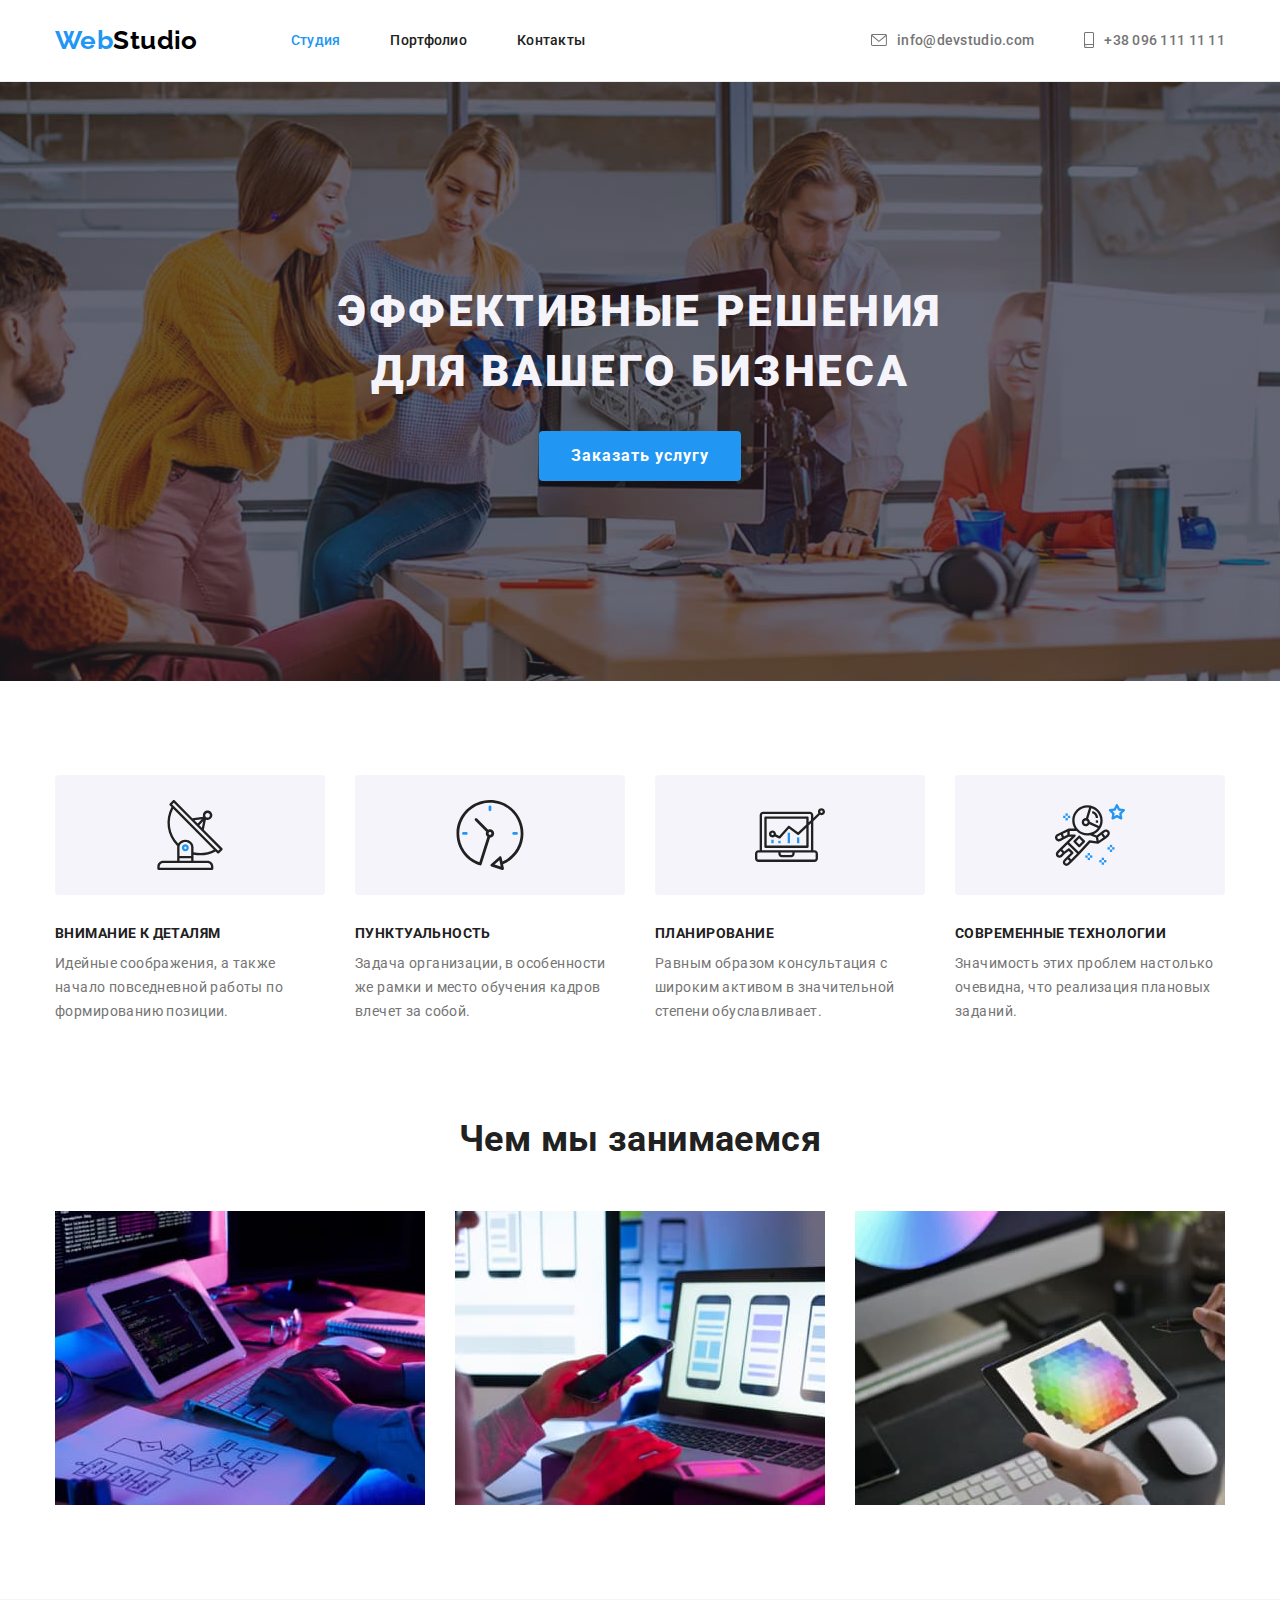
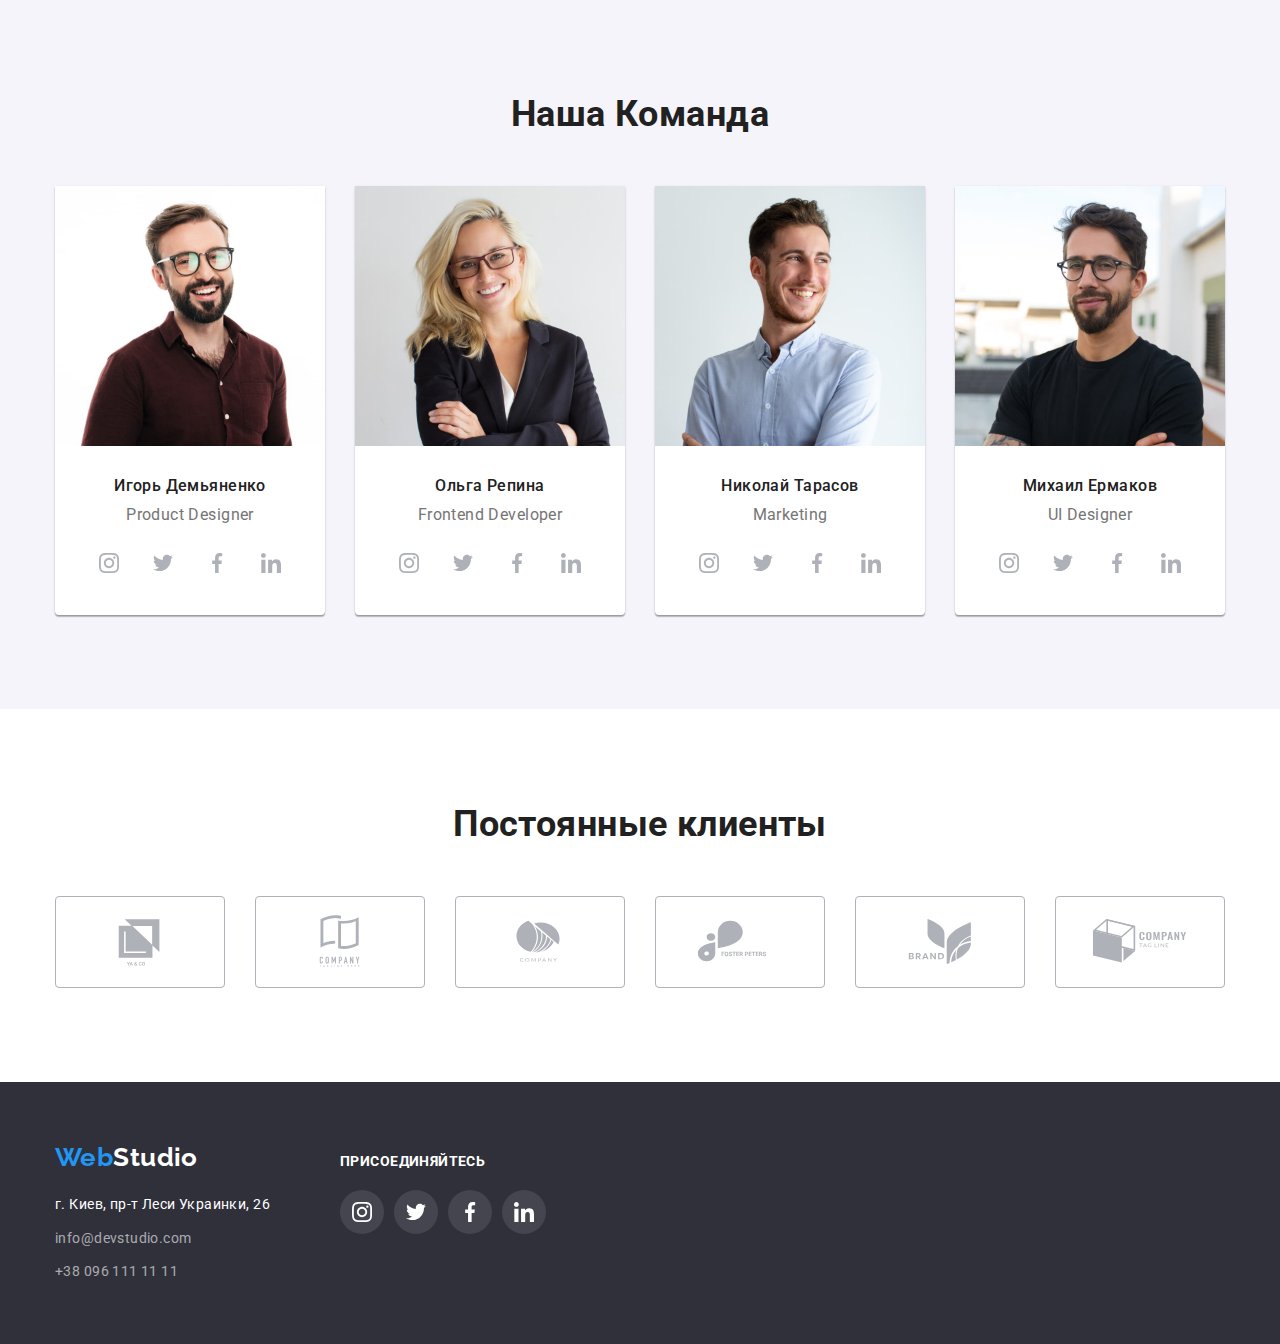
<file: index.html>
<!DOCTYPE html>
<html lang="ru">

<head>
    <meta charset="UTF-8">
    <meta http-equiv="X-UA-Compatible" content="IE=edge">
    <meta name="viewport" content="width=device-width, initial-scale=1.0">
    <title>Document</title>
    <link rel="stylesheet"
        href="https://cdnjs.cloudflare.com/ajax/libs/modern-normalize/1.1.0/modern-normalize.min.css">
    <link rel="stylesheet" href="./css/root.css">
    <link rel="stylesheet" href="./css/main.css">

    <link rel="preconnect" href="https://fonts.googleapis.com">
    <link rel="preconnect" href="https://fonts.gstatic.com" crossorigin>
    <link
        href="https://fonts.googleapis.com/css2?family=Raleway:wght@700&family=Roboto:wght@400;500;700;900&display=swap"
        rel="stylesheet">
</head>

<body>
    <!-- Шапка сайта -->
    <header>
        <div class="container main-nav">
            <nav class="main-nav">
                <a href="./index.html" class="logo link"><span>Web</span>Studio</a>
                <ul class="list site-nav">
                    <li class="item"><a href="index.html" class="link active">Студия</a></li>
                    <li class="item"><a href="portfolio.html" class="link">Портфолио</a></li>
                    <li class="item"><a href="" class="link">Контакты</a></li>
                </ul>
            </nav>

            <ul class="list contacts">
                <li class="item"><a href="mailto:info@devstudio.com" class="link">
                        <svg class="icon" width="16px" height="12px" aria-hidden="true">
                            <use href="images/symbol-defs.svg#envelope-hover"></use>
                        </svg>
                        info@devstudio.com</a></li>
                <li class="item"><a href="tel:+380961111111" class="link"><svg class="icon" width="10px" height="16px"
                            aria-hidden="true">
                            <use href="images/symbol-defs.svg#smartphone"></use>
                        </svg>+38 096 111 11 11</a></li>
            </ul>
        </div>
    </header>
    <main>
        <!-- Герой -->
        <section class="hero">
            <div class="container">
                <h1>Эффективные решения<br>для вашего бизнеса</h1>
                <button type="button" class="button primary button-hero">Заказать услугу</button>
            </div>
        </section>

        <!-- Особенности -->

        <section class="section features combi-top">
            <div class="container">
                <h2 class="section-title visually-hidden">Особенности</h2>
                <ul class="list gallery-flex-big">
                    <li class="item">
                        <div class="item-background">
                            <svg class="icon" aria-hidden="true">
                                <use href="images/symbol-defs.svg#features-antenna"></use>
                            </svg>
                        </div>
                        <h3 class="title">Внимание к деталям</h3>
                        <p>Идейные соображения, а также начало повседневной работы по формированию позиции.</p>
                    </li>
                    <li class="item">
                        <div class="item-background">
                            <svg class="icon" aria-hidden="true">
                                <use href="images/symbol-defs.svg#features-clock"></use>
                            </svg>
                        </div>
                        <h3 class="title">Пунктуальность</h3>
                        <p>Задача организации, в особенности же рамки и место обучения кадров влечет за собой.</p>
                    </li>
                    <li class="item">
                        <div class="item-background">
                            <svg class="icon" aria-hidden="true">
                                <use href="images/symbol-defs.svg#features-computer"></use>
                            </svg>
                        </div>
                        <h3 class="title">Планирование</h3>
                        <p>Равным образом консультация с широким активом в значительной степени обуславливает.</p>
                    </li>
                    <li class="item">
                        <div class="item-background">
                            <svg class="icon" aria-hidden="true">
                                <use href="images/symbol-defs.svg#features-cosmonaut"></use>
                            </svg>
                        </div>
                        <h3 class="title">Современные технологии</h3>
                        <p>Значимость этих проблем настолько очевидна, что реализация плановых заданий.</p>
                    </li>
                </ul>
            </div>
        </section>

        <div>
            <!-- Чем мы занимаемся -->
            <section class="section alternate combi-bottom">
                <div class="container">
                    <h2 class="section-title">Чем мы занимаемся</h2>
                    <ul class="list gallery-flex">
                        <li class="item"><img src="images/developing.jpg" alt="Проектирование ПО" width="370"></li>
                        <li class="item"><img src="images/multiplatform.jpg" alt="Мультиплатформенная адаптация ПО"
                                width="370">
                        </li>
                        <li class="item"><img src="images/design.jpg" alt="дизайн" width="370"></li>
                    </ul>
                </div>
            </section>




            <section class="section alternate staff">
                <div class="container">
                    <h2 class="section-title">Наша Команда</h2>
                    <ul class="list gallery-flex-big">
                        <li class="item">
                            <div class="card-thumb">
                                <img src="images/product-designer.jpg" alt="Product Designer" width="270">
                            </div>
                            <div class="wrapper">
                                <h3 class="title">Игорь Демьяненко</h3>
                                <p class="ocupation" lang="en">Product Designer</p>
                                <ul class="list socials team">
                                    <li class="socials-item">
                                        <a href="" class="instagramm">
                                            <svg class="icon" aria-hidden="true" width="20px" height="20px">
                                                <use href="images/symbol-defs.svg#instagram"></use>
                                            </svg>
                                        </a>
                                    </li>
                                    <li class="socials-item"><a href="" class="twitter">
                                            <svg class="icon" aria-hidden="true" width="20px" height="20px">
                                                <use href="images/symbol-defs.svg#twitter"></use>
                                            </svg>
                                        </a>
                                    </li>
                                    <li class="socials-item"><a href="" class="facebook">
                                            <svg class="icon" aria-hidden="true" width="20px" height="20px">
                                                <use href="images/symbol-defs.svg#facebook"></use>
                                            </svg>
                                        </a>
                                    </li>
                                    <li class="socials-item"><a href="" class="linkedin">
                                            <svg class="icon" aria-hidden="true" width="20px" height="20px">
                                                <use href="images/symbol-defs.svg#linkedin"></use>
                                            </svg>
                                        </a>
                                    </li>

                                </ul>
                            </div>

                        </li>
                        <li class="item">
                            <div class="card-thumb">
                                <img src="images/frontend-developer.jpg" alt="Frontend Developer" width="270">
                            </div>
                            <div class="wrapper">
                                <h3 class="title">Ольга Репина</h3>
                                <p class="ocupation" lang="en">Frontend Developer</p>
                                <ul class="list socials team">
                                    <li class="socials-item">
                                        <a href="" class="instagramm">
                                            <svg class="icon" aria-hidden="true" width="20px" height="20px">
                                                <use href="images/symbol-defs.svg#instagram"></use>
                                            </svg>
                                        </a>
                                    </li>
                                    <li class="socials-item"><a href="" class="twitter">
                                            <svg class="icon" aria-hidden="true" width="20px" height="20px">
                                                <use href="images/symbol-defs.svg#twitter"></use>
                                            </svg>
                                        </a>
                                    </li>
                                    <li class="socials-item"><a href="" class="facebook">
                                            <svg class="icon" aria-hidden="true" width="20px" height="20px">
                                                <use href="images/symbol-defs.svg#facebook"></use>
                                            </svg>
                                        </a>
                                    </li>
                                    <li class="socials-item"><a href="" class="linkedin">
                                            <svg class="icon" aria-hidden="true" width="20px" height="20px">
                                                <use href="images/symbol-defs.svg#linkedin"></use>
                                            </svg>
                                        </a>
                                    </li>

                                </ul>
                            </div>

                        </li>
                        <li class="item">
                            <div class="card-thumb">
                                <img src="images/marketing.jpg" alt="Marketing" width="270">
                            </div>
                            <div class="wrapper">
                                <h3 class="title">Николай Тарасов</h3>
                                <p class="ocupation" lang="en">Marketing</p>
                                <ul class="list socials team">
                                    <li class="socials-item">
                                        <a href="" class="instagramm">
                                            <svg class="icon" aria-hidden="true" width="20px" height="20px">
                                                <use href="images/symbol-defs.svg#instagram"></use>
                                            </svg>
                                        </a>
                                    </li>
                                    <li class="socials-item"><a href="" class="twitter">
                                            <svg class="icon" aria-hidden="true" width="20px" height="20px">
                                                <use href="images/symbol-defs.svg#twitter"></use>
                                            </svg>
                                        </a>
                                    </li>
                                    <li class="socials-item"><a href="" class="facebook">
                                            <svg class="icon" aria-hidden="true" width="20px" height="20px">
                                                <use href="images/symbol-defs.svg#facebook"></use>
                                            </svg>
                                        </a>
                                    </li>
                                    <li class="socials-item"><a href="" class="linkedin">
                                            <svg class="icon" aria-hidden="true" width="20px" height="20px">
                                                <use href="images/symbol-defs.svg#linkedin"></use>
                                            </svg>
                                        </a>
                                    </li>

                                </ul>
                            </div>

                        </li>
                        <li class="item">
                            <div class="card-thumb">
                                <img src="images/ui-designer.jpg" alt="UI Designer" width="270">
                            </div>
                            <div class="wrapper">
                                <h3 class="title">Михаил Ермаков</h3>
                                <p class="ocupation" lang="en">UI Designer</p>
                                <ul class="list socials team">
                                    <li class="socials-item">
                                        <a href="" class="instagramm">
                                            <svg class="icon" aria-hidden="true" width="20px" height="20px">
                                                <use href="images/symbol-defs.svg#instagram"></use>
                                            </svg>
                                        </a>
                                    </li>
                                    <li class="socials-item"><a href="" class="twitter">
                                            <svg class="icon" aria-hidden="true" width="20px" height="20px">
                                                <use href="images/symbol-defs.svg#twitter"></use>
                                            </svg>
                                        </a>
                                    </li>
                                    <li class="socials-item"><a href="" class="facebook">
                                            <svg class="icon" aria-hidden="true" width="20px" height="20px">
                                                <use href="images/symbol-defs.svg#facebook"></use>
                                            </svg>
                                        </a>
                                    </li>
                                    <li class="socials-item"><a href="" class="linkedin">
                                            <svg class="icon" aria-hidden="true" width="20px" height="20px">
                                                <use href="images/symbol-defs.svg#linkedin"></use>
                                            </svg>
                                        </a>
                                    </li>

                                </ul>
                            </div>

                        </li>
                    </ul>
                </div>
            </section>
            <section class="section alternate">
                <div class="container">
                    <h2 class="section-title">Постоянные клиенты</h2>
                    <ul class="list partners">
                        <li>
                            <a href="" class="partner">
                                <svg class="icon" aria-hidden="true">
                                    <use href="images/symbol-defs.svg#Partner-Logo1"></use>
                                </svg>
                            </a>
                        </li>
                        <li>
                            <a href="" class="partner">
                                <svg class="icon" aria-hidden="true">
                                    <use href="images/symbol-defs.svg#Partner-Logo2"></use>
                                </svg>
                            </a>
                        </li>
                        <li>
                            <a href="" class="partner">
                                <svg class="icon" aria-hidden="true">
                                    <use href="images/symbol-defs.svg#Partner-Logo3"></use>
                                </svg>
                            </a>
                        </li>
                        <li>
                            <a href="" class="partner">
                                <svg class="icon" aria-hidden="true">
                                    <use href="images/symbol-defs.svg#Partner-Logo4"></use>
                                </svg>
                            </a>
                        </li>
                        <li>
                            <a href="" class="partner">
                                <svg class="icon" aria-hidden="true">
                                    <use href="images/symbol-defs.svg#Partner-Logo5"></use>
                                </svg>
                            </a>
                        </li>
                        <li>
                            <a href="" class="partner">
                                <svg class="icon" aria-hidden="true">
                                    <use href="images/symbol-defs.svg#Partner-Logo6"></use>
                                </svg>
                            </a>
                        </li>
                    </ul>
                </div>
            </section>

        </div>
    </main>
    <footer>
        <div class="container">
            <div class="wrapper">
                <a href="./index.html" class="logo link"><span>Web</span>Studio</a>
                <address class="adress">
                    <p class="contacts-footer">
                        г. Киев, пр-т Леси Украинки, 26
                    </p>
                    <ul class="list contacts-footer">
                        <li class="item"><a href="mailto:info@devstudio.com" class="link">info@devstudio.com</a></li>
                        <li class="item"><a href="tel:+380961111111" class="link">+38 096 111 11 11</a></li>
                    </ul>
                </address>
            </div>
            <div class="wrapper connect">
                <h2>Присоединяйтесь</h2>
                <ul class="list socials">
                    <li class="socials-item">
                        <a href="" class="instagramm">
                            <svg class="icon" aria-hidden="true" width="20px" height="20px">
                                <use href="images/symbol-defs.svg#instagram"></use>
                            </svg>
                        </a>
                    </li>
                    <li class="socials-item"><a href="" class="twitter">
                            <svg class="icon" aria-hidden="true" width="20px" height="20px">
                                <use href="images/symbol-defs.svg#twitter"></use>
                            </svg>
                        </a>
                    </li>
                    <li class="socials-item"><a href="" class="facebook">
                            <svg class="icon" aria-hidden="true" width="20px" height="20px">
                                <use href="images/symbol-defs.svg#facebook"></use>
                            </svg>
                        </a>
                    </li>
                    <li class="socials-item"><a href="" class="linkedin">
                            <svg class="icon" aria-hidden="true" width="20px" height="20px">
                                <use href="images/symbol-defs.svg#linkedin"></use>
                            </svg>
                        </a>
                    </li>

                </ul>
            </div>
        </div>
    </footer>
</body>

</html>
</file>
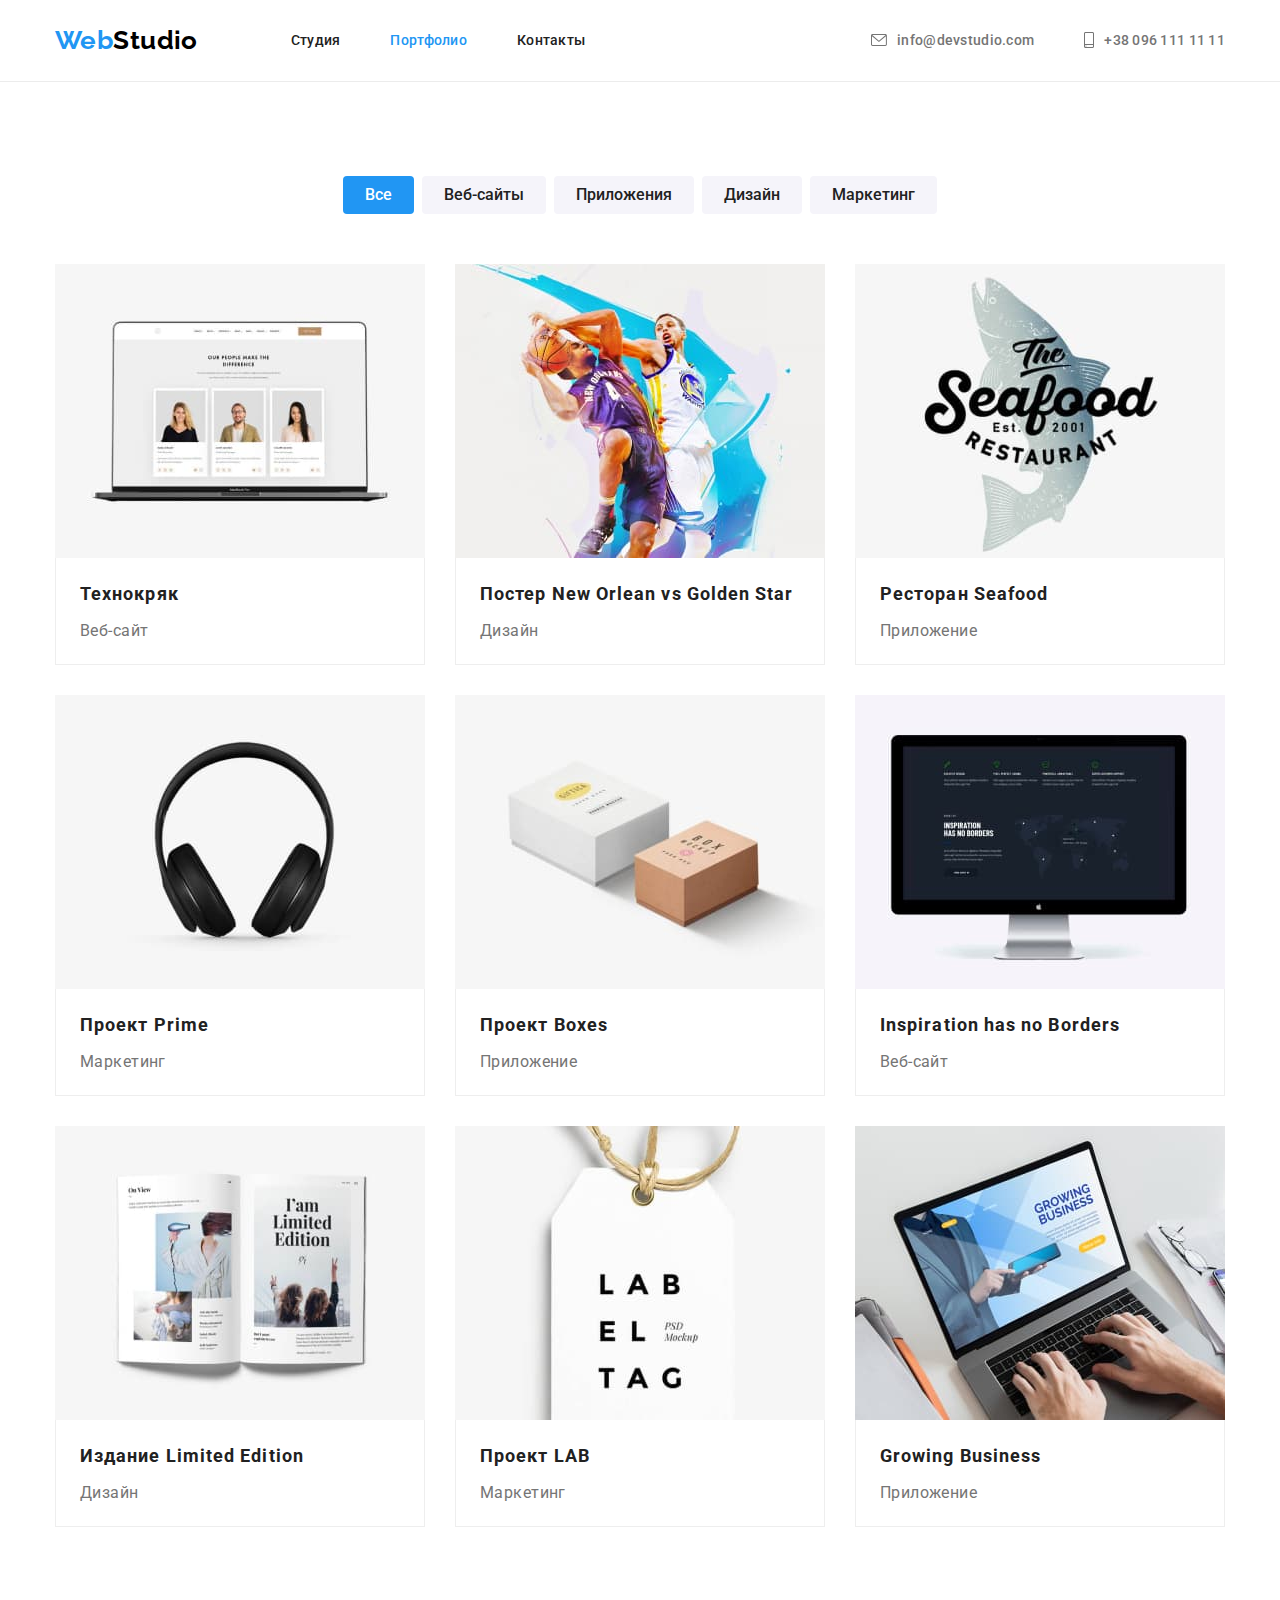
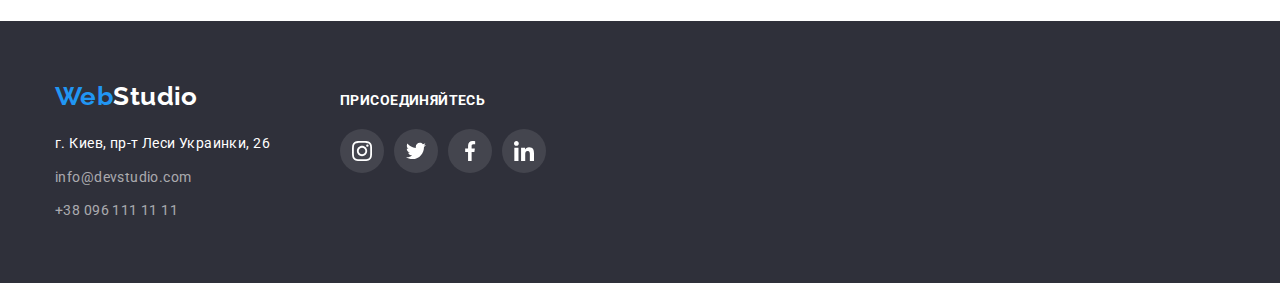
<file: portfolio.html>
<!DOCTYPE html>
<html lang="ru">

<head>
    <meta charset="UTF-8">
    <meta http-equiv="X-UA-Compatible" content="IE=edge">
    <meta name="viewport" content="width=device-width, initial-scale=1.0">
    <title>Document</title>
    <link rel="stylesheet"
        href="https://cdnjs.cloudflare.com/ajax/libs/modern-normalize/1.1.0/modern-normalize.min.css">
    <link rel="stylesheet" href="./css/root.css">
    <link rel="stylesheet" href="./css/main.css">

    <link rel="preconnect" href="https://fonts.googleapis.com">
    <link rel="preconnect" href="https://fonts.gstatic.com" crossorigin>
    <link
        href="https://fonts.googleapis.com/css2?family=Raleway:wght@700&family=Roboto:wght@400;500;700;900&display=swap"
        rel="stylesheet">
</head>

<body>
    <!-- Шапка сайта -->
    <header>
        <div class="container main-nav">
            <nav class="main-nav">
                <a href="./index.html" class="logo link"><span>Web</span>Studio</a>
                <ul class="list site-nav">
                    <li class="item"><a href="index.html" class="link">Студия</a></li>
                    <li class="item"><a href="portfolio.html" class="link active">Портфолио</a></li>
                    <li class="item"><a href="" class="link">Контакты</a></li>
                </ul>
            </nav>

            <ul class="list contacts">
                <li class="item"><a href="mailto:info@devstudio.com" class="link">
                        <svg class="icon" width="16px" height="12px" aria-hidden="true">
                            <use href="images/symbol-defs.svg#envelope-hover"></use>
                        </svg>
                        info@devstudio.com</a></li>
                <li class="item"><a href="tel:+380961111111" class="link"><svg class="icon" width="10px" height="16px"
                            aria-hidden="true">
                            <use href="images/symbol-defs.svg#smartphone"></use>
                        </svg>+38 096 111 11 11</a></li>
            </ul>
        </div>
    </header>
    <main>
        <!-- Портфолио -->
        <section class="section portfolio">
            <div class="container">
                <ul class="list gallery-nav">
                    <li class="item"><button type="button" class="button primary button-gallery">Все</button></li>
                    <li class="item"><button type="button" class="button secondary button-gallery">Веб-сайты</button>
                    </li>
                    <li class="item"><button type="button" class="button secondary button-gallery">Приложения</button>
                    </li>
                    <li class="item"><button type="button" class="button secondary button-gallery">Дизайн</button></li>
                    <li class="item"><button type="button" class="button secondary button-gallery">Маркетинг</button>
                    </li>

                </ul>
                <ul class="list gallery gallery-flex">
                    <li class="item">
                        <a href="" class="link">
                            <div class="card-thumb">
                                <img src="./images/technoduck.jpg" alt="Технокряк" width="370">
                            </div>
                            <div class="wrapper bottom-border">
                                <h2 class="title">Технокряк</h2>
                                <p>Веб-сайт</p>
                            </div>

                        </a>
                    </li>
                    <li class="item">
                        <a href="" class="link">
                            <div class="card-thumb">
                                <img src="./images/poster-new-orlean-vs-golden-star.jpg"
                                    alt="Постер New Orlean vs Golden Star" width="370">
                            </div>
                            <div class="wrapper bottom-border">
                                <h2 class="title">Постер New Orlean vs Golden Star</h2>
                                <p>Дизайн</p>
                            </div>

                        </a>
                    </li>
                    <li class="item">
                        <a href="" class="link">
                            <div class="card-thumb">
                                <img src="./images/seafood-restaurant.jpg" alt="Ресторан Seafood" width="370">
                            </div>
                            <div class="wrapper bottom-border">
                                <h2 class="title">Ресторан Seafood</h2>
                                <p>Приложение</p>
                            </div>

                        </a>
                    </li>
                    <li class="item">
                        <a href="" class="link">
                            <div class="card-thumb">
                                <img src="./images/project-prime.jpg" alt="Проект Prime" width="370">
                            </div>
                            <div class="wrapper bottom-border">
                                <h2 class="title">Проект Prime</h2>
                                <p>Маркетинг</p>
                            </div>

                        </a>
                    </li>
                    <li class="item">
                        <a href="" class="link">
                            <div class="card-thumb">
                                <img src="./images/project-boxes.jpg" alt="Проект Boxes" width="370">
                            </div>
                            <div class="wrapper bottom-border">
                                <h2 class="title">Проект Boxes</h2>
                                <p>Приложение</p>
                            </div>

                        </a>
                    </li>
                    <li class="item">
                        <a href="" class="link">
                            <div class="card-thumb">
                                <img src="./images/inspiration-has-no-borders.jpg" alt="Inspiration has no Borders"
                                    width="370">
                            </div>
                            <div class="wrapper bottom-border">
                                <h2 class="title">Inspiration has no Borders</h2>
                                <p>Веб-сайт</p>
                            </div>

                        </a>
                    </li>
                    <li class="item">
                        <a href="" class="link">
                            <div class="card-thumb">
                                <img src="./images/limited-edition.jpg" alt="Издание Limited Edition" width="370">
                            </div>
                            <div class="wrapper bottom-border">
                                <h2 class="title">Издание Limited Edition</h2>
                                <p>Дизайн</p>
                            </div>

                        </a>
                    </li>
                    <li class="item">
                        <a href="" class="link">
                            <div class="card-thumb">
                                <img src="./images/project-lab.jpg" alt="Проект LAB" width="370">
                            </div>
                            <div class="wrapper bottom-border">
                                <h2 class="title">Проект LAB</h2>
                                <p>Маркетинг</p>
                            </div>

                        </a>
                    </li>
                    <li class="item">
                        <a href="" class="link">
                            <div class="card-thumb">
                                <img src="./images/growing-business.jpg" alt="Growing Business" width="370">
                            </div>
                            <div class="wrapper bottom-border">
                                <h2 class="title">Growing Business</h2>
                                <p>Приложение</p>
                            </div>

                        </a>
                    </li>
                </ul>
            </div>
        </section>
    </main>
    <footer>
        <div class="container">
            <div class="wrapper">
                <a href="./index.html" class="logo link"><span>Web</span>Studio</a>
                <address class="adress">
                    <p class="contacts-footer">
                        г. Киев, пр-т Леси Украинки, 26
                    </p>
                    <ul class="list contacts-footer">
                        <li class="item"><a href="mailto:info@devstudio.com" class="link">info@devstudio.com</a></li>
                        <li class="item"><a href="tel:+380961111111" class="link">+38 096 111 11 11</a></li>
                    </ul>
                </address>
            </div>
            <div class="wrapper connect">
                <h2>Присоединяйтесь</h2>
                <ul class="list socials">
                    <li class="socials-item">
                        <a href="" class="instagramm">
                            <svg class="icon" aria-hidden="true" width="20px" height="20px">
                                <use href="images/symbol-defs.svg#instagram"></use>
                            </svg>
                        </a>
                    </li>
                    <li class="socials-item"><a href="" class="twitter">
                            <svg class="icon" aria-hidden="true" width="20px" height="20px">
                                <use href="images/symbol-defs.svg#twitter"></use>
                            </svg>
                        </a>
                    </li>
                    <li class="socials-item"><a href="" class="facebook">
                            <svg class="icon" aria-hidden="true" width="20px" height="20px">
                                <use href="images/symbol-defs.svg#facebook"></use>
                            </svg>
                        </a>
                    </li>
                    <li class="socials-item"><a href="" class="linkedin">
                            <svg class="icon" aria-hidden="true" width="20px" height="20px">
                                <use href="images/symbol-defs.svg#linkedin"></use>
                            </svg>
                        </a>
                    </li>

                </ul>
            </div>
        </div>
    </footer>
</body>

</html>
</file>
<file: css/root.css>
:root {
    --primary-content-color: #757575;
    --secondary-content-color: #212121;
    --accent-color: #2196f3;
    --primary-bg-color: #ffffff;
    --secondary-bg-color: #F5F4FA;
    --icons-bg-color: #AFB1B8;
    --hero-button-color: #2196f3;
    --hero-button-color-accent: #188CE8;
    --hero-background-color: #C4C4C4;

    /* gallery */
    --gallery-cards-gap: 30px;
    --gallery-text-wrapper-padding-top-bottom: 18px;
    --gallery-text-wrapper-padding-left-right: 24px;
    /* gallery big */
    --gallery-big-text-wrapper-padding-top-bottom: 30px;
    --gallery-big-text-wrapper-padding-left-right: 30px;
}
</file>
<file: css/main.css>
﻿/*     font-family: 'Raleway', sans-serif;

    font-family: 'Roboto', sans-serif; 
 font colors
    logo color 2196F3 000000
    +accent color 2196F3
    menu color 212121

email and phone hover 2196F3
email and phone 757575

+white FFFFFF

+featuretitle 212121
+featuretitle paragraph 757575
 
   + Основной цвет текста --primary-content-color
    вторичный цвет текста --secondary-content-color
    
    цвет акцента -accent-color

    +основной цвет фона белый --primary-bg-color
    вторичный цвет фона --secondary-bg-color
*/

body {
    color: var(--primary-content-color);
    background-color: var(--primary-bg-color);
    font-family: roboto, sans-serif;
    font-weight: 400;
    font-size: 14px;
    letter-spacing: 0.03em;
    line-height: 1.2;
}

/* Utilities */

.visually-hidden {
    position: absolute;
    width: 1px;
    height: 1px;
    margin: -1px;
    border: 0;
    padding: 0;

    white-space: nowrap;
    clip-path: inset(100%);
    clip: rect(0 0 0 0);
    overflow: hidden;
    outline: 0;
    outline-offset: 0;
}

img {
    display: block;
    max-width: 100%;
    height: auto;
}

/* .visualiser {
    outline: 2px dashed blueviolet;
} */

.container {
    width: 1200px;
    margin-left: auto;
    margin-right: auto;
    /* outline: 2px dashed greenyellow; */
    padding-right: 15px;
    padding-left: 15px;
}

.list {
    list-style: none;
    margin: 0;
    padding-left: 0;
}

.link {
    text-decoration: none;
}

.adress {
    font-style: normal;
}

.icon {
    fill: var(--icons-bg-color);
}



/* site nav */
header {
    border-bottom: 1px solid #ECECEC;

}

.logo {
    margin-right: 93px;
    display: block;

    color: #000000;
    font-family: Raleway, sans-serif;
    font-weight: 700;
    font-size: 26px;
}



.logo span {
    color: var(--accent-color);
}

.main-nav {
    display: flex;
    align-items: center;
}

.site-nav,
.contacts {
    display: flex;

    letter-spacing: 0.02em;
    font-weight: 500;
}

.contacts {
    margin-left: auto;
}

.contacts-footer {

    line-height: 1.71;
}

.adress p {
    color: var(--primary-bg-color);
}


.site-nav .item:not(:last-child) {
    margin-right: 50px;
}

.contacts .item:not(:last-child) {
    margin-right: 50px;
}

.site-nav .link {
    color: var(--secondary-content-color);
    display: block;
    padding-top: 32px;
    padding-bottom: 32px;
}

.contacts .link {
    display: inline-flex;
    align-items: center;
    justify-content: center;
    color: var(--primary-content-color);

    padding-top: 32px;
    padding-bottom: 32px;
    text-align: center;
}

.contacts .icon {

    margin-right: 10px;
    text-align: center;
    fill: currentColor;

}



.contacts-footer .link {
    color: rgba(255, 255, 255, 0.6);
}

.site-nav .link:hover,
.site-nav .link:focus,
.contacts .link:hover,
.contacts .link:focus,
.contacts-footer .link:hover,
.contacts-footer .link:focus {
    color: var(--accent-color);
}

.site-nav .active {
    color: var(--accent-color);
}

/* hero */




.hero {
    max-width: 1600px;
    margin-left: auto;
    margin-right: auto;
    padding-top: 200px;
    padding-bottom: 200px;

    text-align: center;
    background-color: var(--hero-background-color);
    background-image: linear-gradient(to right, rgba(47, 48, 58, 0.4), rgba(47, 48, 58, 0.4)), url(../images/hero-bg.jpg);
    background-position: center;
    background-size: cover;
    background-repeat: no-repeat;

}


.hero .button {
    font-weight: 700;
    font-size: 16px;
    line-height: 1.86;
    letter-spacing: 0.06em;
    background-color: var(--hero-button-color);

}

.hero .button:hover,
.hero .button:focus {
    background-color: var(--hero-button-color-accent);

}

.hero h1 {
    text-transform: uppercase;
    color: var(--secondary-bg-color);
    font-weight: 900;
    font-size: 44px;
    line-height: 1.36;
    letter-spacing: 0.06em;
    margin-top: 0;
    margin-bottom: 30px;
    /* outline: 1px solid blue; */

}

/* main */
.section {

    padding-bottom: 94px;
    /* outline: 1px solid yellow;
    background-color: grey; */

}

.section.combi-top {
    padding-top: 94px;
    padding-bottom: 0;
}

.section.alternate {
    padding-top: 94px;
}

.alternate:nth-child(2n) {
    background-color: var(--secondary-bg-color);
}

/*
.section.combi-bottom {
    padding-top: 0;
} */

/* наша команда */
/* team-galery */



.gallery-flex-big {
    display: flex;
    flex-wrap: wrap;
    margin-top: calc(-1 * var(--gallery-cards-gap));
    margin-left: calc(-1 * var(--gallery-cards-gap));

}

.gallery-flex-big .item {
    flex-basis: calc(100% / 4 - var(--gallery-cards-gap));
    /* margin-bottom: 30px; */
    margin-left: var(--gallery-cards-gap);
    margin-top: var(--gallery-cards-gap);

    align-items: center;


}

.alternate .gallery-flex-big .item {
    box-shadow: 0px 1px 3px rgba(0, 0, 0, 0.12), 0px 1px 1px rgba(0, 0, 0, 0.14), 0px 2px 1px rgba(0, 0, 0, 0.2);
    border-radius: 0px 0px 4px 4px;
    background-color: var(--primary-bg-color);
}

.gallery-flex-big .wrapper {
    text-align: center;
    padding-top: var(--gallery-big-text-wrapper-padding-top-bottom);
    padding-bottom: var(--gallery-big-text-wrapper-padding-top-bottom);
    /* padding-left: var(--gallery-big-text-wrapper-padding-left-right);
    padding-right: var(--gallery-big-text-wrapper-padding-left-right); */
}


.alternate h2 {
    font-weight: 700;
    font-size: 36px;
    text-align: center;
    margin-bottom: 50px;
}

.alternate h3 {
    font-weight: 500;
    font-size: 16px;
    margin-top: 0px;
    margin-bottom: 10px;
}

.alternate p {
    font-size: 16px;
    margin-top: 0px;
    margin-bottom: 0px;
}

.alternate ul {
    display: flex;
    justify-content: center;
}

.section-title {
    margin-top: 0;
    margin-bottom: 0;
}

.section-title,
.section .title {
    color: var(--secondary-content-color);
}

.features h3 {

    font-weight: 700;
    font-size: 14px;
    text-transform: uppercase;
    margin-top: 0;
    margin-bottom: 10px;

}

.features p {
    margin-top: 0;
    margin-bottom: 0;
    line-height: 1.71;
}

.features ul {
    /* margin-bottom: 94px; */
    display: flex;
}

.features .item-background {
    display: flex;
    align-items: center;
    justify-content: center;
    width: 270px;
    height: 120px;
    border-radius: 4px;
    margin-bottom: 30px;
    background-color: var(--secondary-bg-color);
}

.features .icon {
    display: block;
    content: "";
    width: 70px;
    height: 70px;



}

/* .features .antenna::before {
    background-image: url(../images/features-antenna.svg);
}

.features .clock::before {
    background-image: url(../images/features-clock.svg);
}

.features .computer::before {
    background-image: url(../images/features-computer.svg);
}

.features .cosmonaut::before {
    background-image: url(../images/features-cosmonaut.svg);
} */


.button {
    color: var(--secondary-text-color);
    background-color: var(--secondary-bg-color);
    font-family: inherit;
    font-weight: 500;
    font-size: 16px;
    line-height: 1.63;
    padding: 0;
    border: 0;
    border-radius: 4px;

    cursor: pointer;

}

.button-hero {
    padding: 10px 32px;
    display: inline-block;

    box-shadow: 0px 4px 4px rgba(0, 0, 0, 0.15);
}

.button-hero:hover,
.button-hero:focus {}

.button-gallery {
    padding: 6px 22px;

}


.button.secondary.button-gallery:hover,
.button.secondary.button-gallery:focus,
.button.primary.button-gallery:hover,
.button.primary.button-gallery:focus {
    color: var(--primary-bg-color);
    background-color: var(--accent-color);

    box-shadow: 0px 3px 1px rgba(0, 0, 0, 0.1), 0px 1px 2px rgba(0, 0, 0, 0.08), 0px 2px 2px rgba(0, 0, 0, 0.12);
}

.button.primary {
    color: var(--primary-bg-color);
    background-color: var(--accent-color);
}

.button.secondary {
    color: var(--secondary-content-color);
    background-color: var(--secondary-bg-color);
}

.link p {
    color: var(--primary-content-color);

}

/* galery flex net*/
.gallery-flex {
    display: flex;
    flex-wrap: wrap;
    margin-top: calc(-1 * var(--gallery-cards-gap));
    margin-left: calc(-1 * var(--gallery-cards-gap));

}

.gallery-flex .item {
    flex-basis: calc(100% / 3 - var(--gallery-cards-gap));
    /* margin-bottom: 30px; */
    margin-left: var(--gallery-cards-gap);
    margin-top: var(--gallery-cards-gap);

    align-items: center;

}

.gallery-flex .item .link {
    display: block;
}


.gallery-flex .item a:hover,
.gallery-flex .item a:focus {
    box-shadow: 0px 1px 1px rgba(0, 0, 0, 0.12), 0px 4px 4px rgba(0, 0, 0, 0.06), 1px 4px 6px rgba(0, 0, 0, 0.16);
}




.gallery-flex .wrapper {
    padding-top: var(--gallery-text-wrapper-padding-top-bottom);
    padding-bottom: var(--gallery-text-wrapper-padding-top-bottom);
    padding-left: var(--gallery-text-wrapper-padding-left-right);
    padding-right: var(--gallery-text-wrapper-padding-left-right);
}

.gallery-flex .bottom-border {

    border-left: 1px solid #EEEEEE;
    border-right: 1px solid #EEEEEE;
    border-bottom: 1px solid #EEEEEE;
}

/* 
.gallery .item:not(:nth-child(3n)) {
    margin-right: 30px;
}

.gallery .item:nth-last-child(-n+3) {
    margin-bottom: 0;
} */



.gallery h2 {
    font-weight: 700;
    font-size: 18px;
    line-height: 2;
    letter-spacing: 0.06em;

}

.gallery p {
    font-size: 16px;
    line-height: 1.88;
}

.gallery-nav {
    margin-top: 0;
    margin-bottom: 50px;
    display: flex;
    justify-content: center;
}

.gallery-nav .item:not(:last-child) {
    margin-right: 8px;
}

.portfolio {
    padding-top: 94px;
    padding-bottom: 94px;
}

.portfolio p,
.portfolio h2 {
    margin: 0;
}

.portfolio h2 {
    margin-bottom: 4px;
}

.alternate .partners {
    display: flex;

}

.partners .partner {
    display: flex;
    border: 1px solid var(--icons-bg-color);
    border-radius: 4px;
    width: 170px;
    height: 92px;
    justify-content: center;
    align-items: center;
    color: var(--icons-bg-color);

}

.partners .icon {
    fill: currentColor;
    width: 106px;
    height: 60px;
}

.partners .partner:hover,
.partners .partner:focus {
    color: var(--accent-color);
    border-color: var(--accent-color);
}

.partners li:not(:last-child) {
    margin-right: 30px;

}


/* footer */
footer {
    padding-top: 60px;
    padding-bottom: 60px;

    background-color: #2F303A;
}


footer .container {
    display: flex;
    align-items: baseline;
}

footer h2 {
    text-transform: uppercase;
    font-size: 14px;
    font-weight: 700;
    margin-top: 0;
    margin-bottom: 20px;

    color: var(--primary-bg-color);
}

footer .logo {
    color: var(--primary-bg-color);
    margin-right: 0px;
    margin-bottom: 20px;
}

.footer .wrapper {
    display: flex;

}

footer p {
    margin-top: 0px;
    margin-bottom: 10px;
}


footer .item:not(:last-child) {
    margin-bottom: 9px;
}

footer .connect {
    margin-left: 70px;
}

.socials {
    display: flex;
}

.socials-item:not(:last-child) {
    margin-right: 10px;
}

.socials a {
    display: flex;
    width: 44px;
    height: 44px;
    border-radius: 50%;
    overflow: hidden;
    align-items: center;
    justify-content: center;
    color: var(--primary-bg-color);

    background-position: center;
    background-color: rgba(255, 255, 255, 0.1);
    background-repeat: no-repeat;

}

.socials.team a {
    fill: var(--primary-bg-color);

}

.socials a:hover,
.socials a:focus {
    background-color: var(--accent-color);
}

.gallery-flex-big .socials a:hover .icon,
.gallery-flex-big .socials a:focus .icon {
    fill: var(--primary-bg-color);
}

.gallery-flex-big .ocupation {
    margin-bottom: 16px;
}

footer .socials .icon {
    fill: #fff;
}


/*
.socials .instagramm {
    background-image: url(../images/instagram.svg);
}

.socials .twitter {
    background-image: url(../images/twitter.svg);
}

.socials .facebook {
    background-image: url(../images/facebook.svg);
}

.socials .linkedin {
    background-image: url(../images/linkedin.svg);
} */

/* 
.gallery .item:not(:nth-child(3n)) {
    margin-right: 30px;
}

.gallery .item:nth-last-child(-n+3) {
    margin-bottom: 0;
} */
</file>
